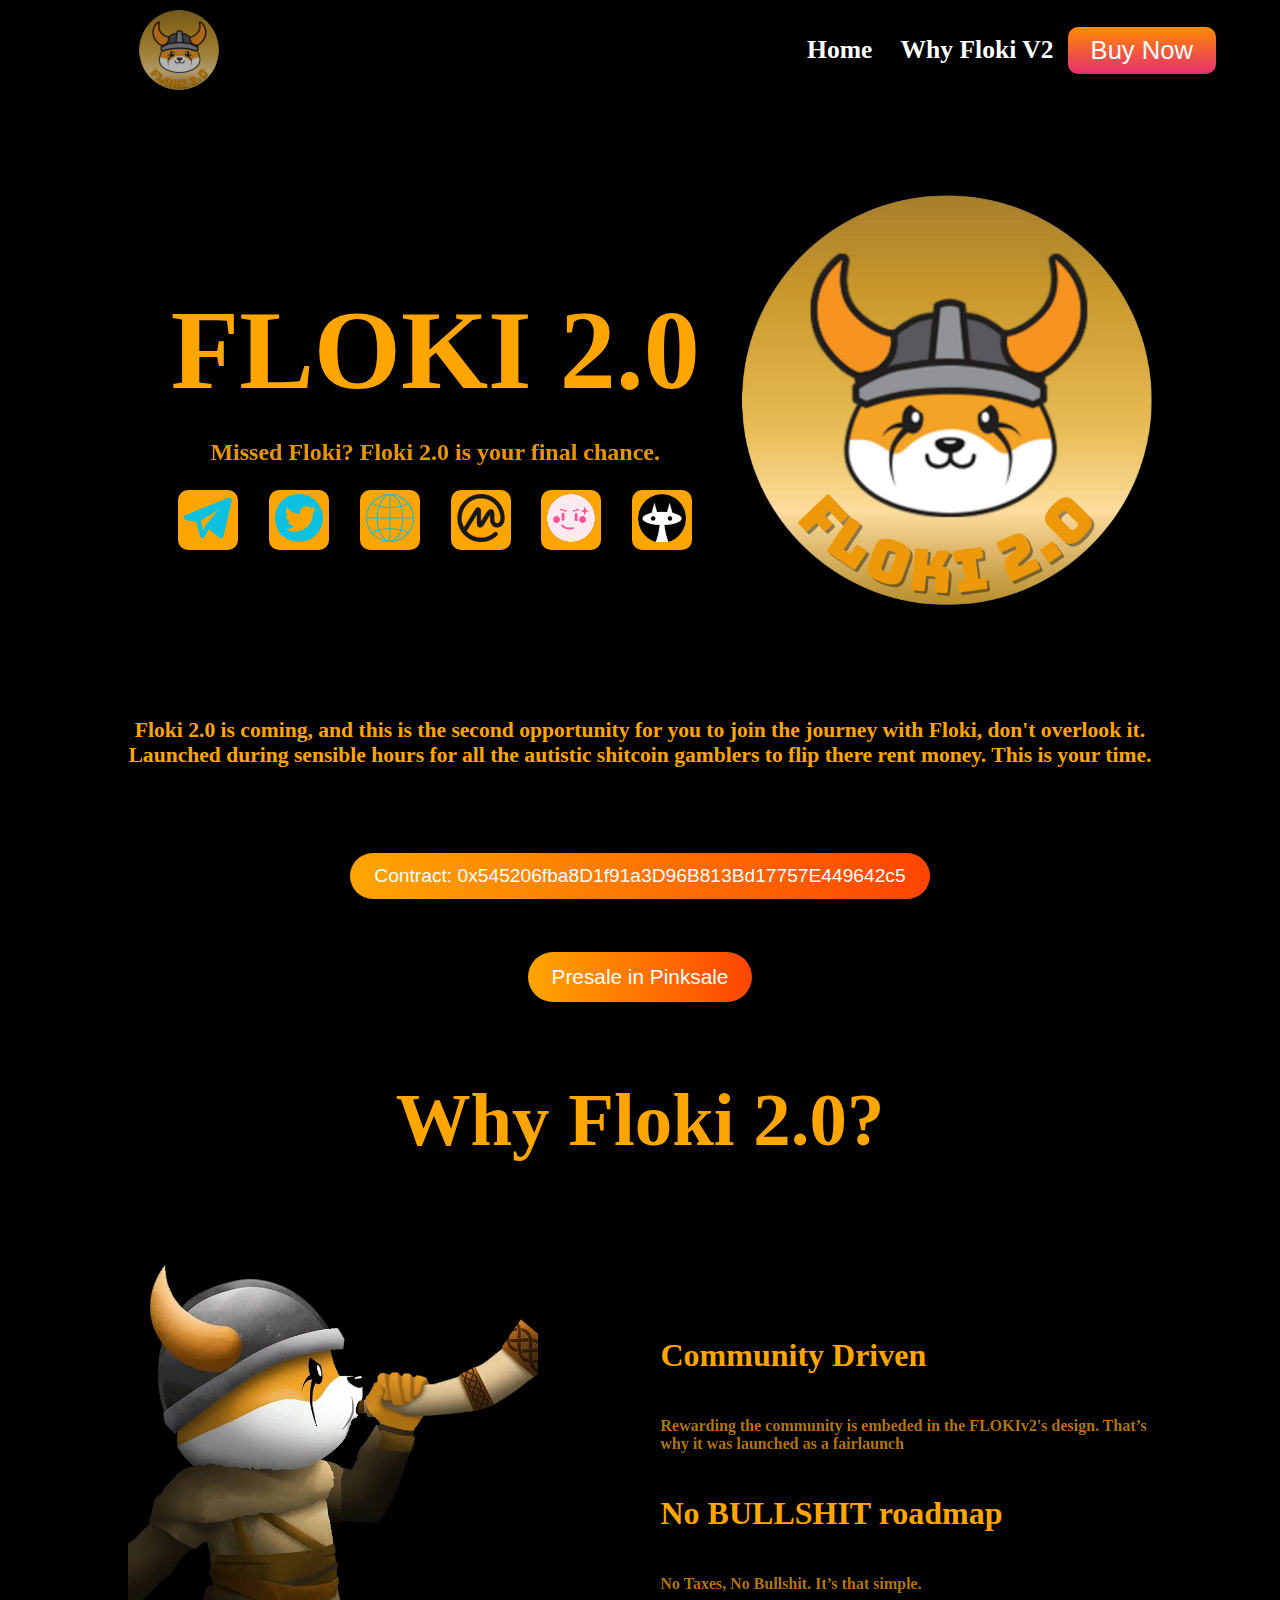
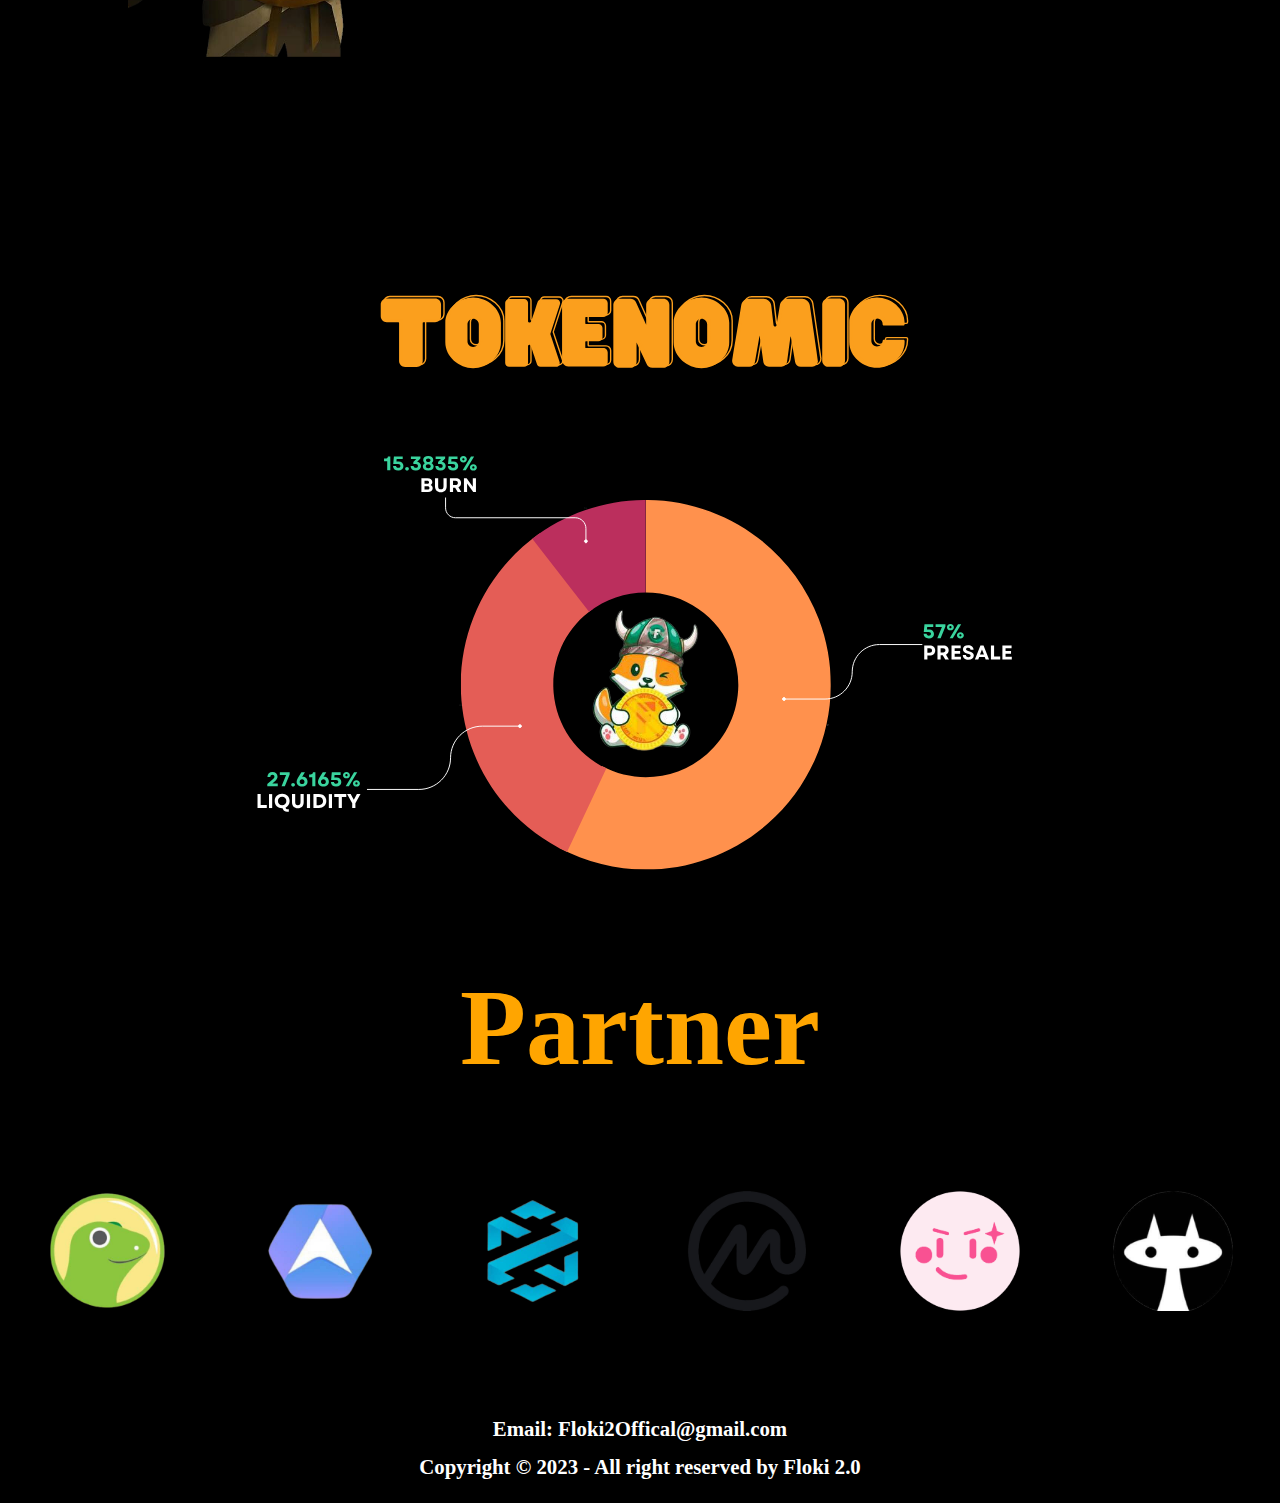
<file: index.html>
<!DOCTYPE html>
<html lang="en">
  <head> 
    <meta charset='utf-8'>
    <meta name="viewport" content="width=device-width,initial-scale=1">
    <meta http-equiv="X-UA-Compatible" content="IE=edge">
    <meta name="theme-color" content="#000000">
    <meta name="description" content="Welcome to FLOKI 2.0 . Floki 2.0 is coming, and this is the second opportunity for you to join the journey with Floki, don't overlook it.">
    <meta property="og:image" itemprop="image" content="flokiv2.svg">
    <title> FLOKI 2.0 - Presale on Pinksake </title>
    <link rel="icon" href="flokiv2.svg">
    <link rel="stylesheet" type="text/css" href="flokiv2.css">
  </head>
  <body>
    <div class="fullm">
      <div class="menu">
        <div class="menu_left">
          <img src="flokiv2.svg" alt="flokiv2">
        </div>
        <div class="menu_right">
          <ul>
            <li><a href="#home">Home</a></li>
            <li><a href="#why">Why Floki V2</a></li>
            <li><button><a href="https://www.dexview.com/bsc/0x545206fba8D1f91a3D96B813Bd17757E449642c5 ">Buy Now</a></button></li>
          </ul>
        </div>
        </div>
      </div>
    </div>
    <div class="fullz" id="home">
      <div class="introduction">
        <div class="intro_wel">
          <h1> FLOKI 2.0</h1>
            <p>Missed Floki? Floki 2.0 is your final chance.</p>
          <div class="socials">
              <li class="socials-box"><a target="_blank" href="https://t.me/Floki2_Official"><img src="telegram.svg" alt="Telegram"></a></li>
              <li class="socials-box"><a target="_blank" href="https://twitter.com/flokiv2_bsc"><img src="twitter.svg" alt="Twitter"></a></li>
              <li class="socials-box"><a href="index.html"><img src="website.svg" alt="Website"></a></li>
              <li class="socials-box"><a target="_blank" href="https://coinmarketcap.com"><img src="cmc.svg" alt="CMC"></a></li>
              <li class="socials-box"><a target="_blank" href="https://www.pinksale.finance/launchpad/0xc1973B88905f17bf277E71bb249a18D350C85CDb?chain=BSC"><img src="pinksale.svg" alt="Pinksale"></a></li>
              <li class="socials-box"><a target="_blank" href="https://www.dexview.com/bsc/0x545206fba8D1f91a3D96B813Bd17757E449642c5"><img src="dexview.svg" alt="Dexview"></a></li>
          </div>
        </div>
        <div class="intro_logo">
          <img src="flokiv2.svg">
        </div>
      </div>
    </div>
    <div class="fullx">
      <div class="pepes">
          <h2>Floki 2.0 is coming, and this is the second opportunity for you to join the journey with Floki, don't overlook it. Launched during sensible hours for all the autistic shitcoin gamblers to flip there rent money. This is your time.</h2>
      </div>
    </div>
    <div class="fullc">
      <div class="contract">
        <button class="cont">Contract: 0x545206fba8D1f91a3D96B813Bd17757E449642c5</button>
      </div>
    </div>
    <div class="fulln">
      <div class="buyc">
        <button class="cbuy"><a href="https://www.pinksale.finance/launchpad/0xc1973B88905f17bf277E71bb249a18D350C85CDb?chain=BSC ">Presale in Pinksale</a></button>
      </div>
    </div>
    <div class="fully" id="why">
      <div class="amaz">
        <h3> Why Floki 2.0? </h3>
      </div>
    </div>
    <div class="fullk">
      <div class="introduc">
        <div class="introd_logo">
          <img src="floki.svg">
        </div>
      <div class="introd_con">
        <h4>Community Driven</h4>
        <p>Rewarding the community is embeded in the FLOKIv2's design. That’s why it was launched as a fairlaunch</p>
        <h4>No BULLSHIT roadmap</h4>
        <p>No Taxes, No Bullshit. It’s that simple.</p>
      </div>
      </div>
    </div>
    <div class="fullt">
      <div class="tokenomic">
        <img src="tokenomic.svg">
      </div>
    </div>
    <div class="fullp">
      <div class="partner">
        <div class="npart">
          <h2>Partner</h2>
        </div>
      </div>
    </div>
    <div class="partner_logo">
      <div class="lpart">
          <a><img src="cgk.svg"></a>
          <a><img src="ave.svg"></a>
          <a><img src="dextools.svg"></a>
          <a><img src="cmc.svg"></a>
          <a><img src="pinksale.svg"></a>
          <a href="https://www.dexview.com/bsc/0x545206fba8D1f91a3D96B813Bd17757E449642c5"><img src="dexview.svg"></a>
      </div>
    </div>
    <div class="fullf">
      <div class="footer">
        <h1>Email: Floki2Offical@gmail.com</h1>
        <h1>Copyright © 2023 - All right reserved by Floki 2.0</h1>
      </div>
    </div>
  </body>
</html>
</file>
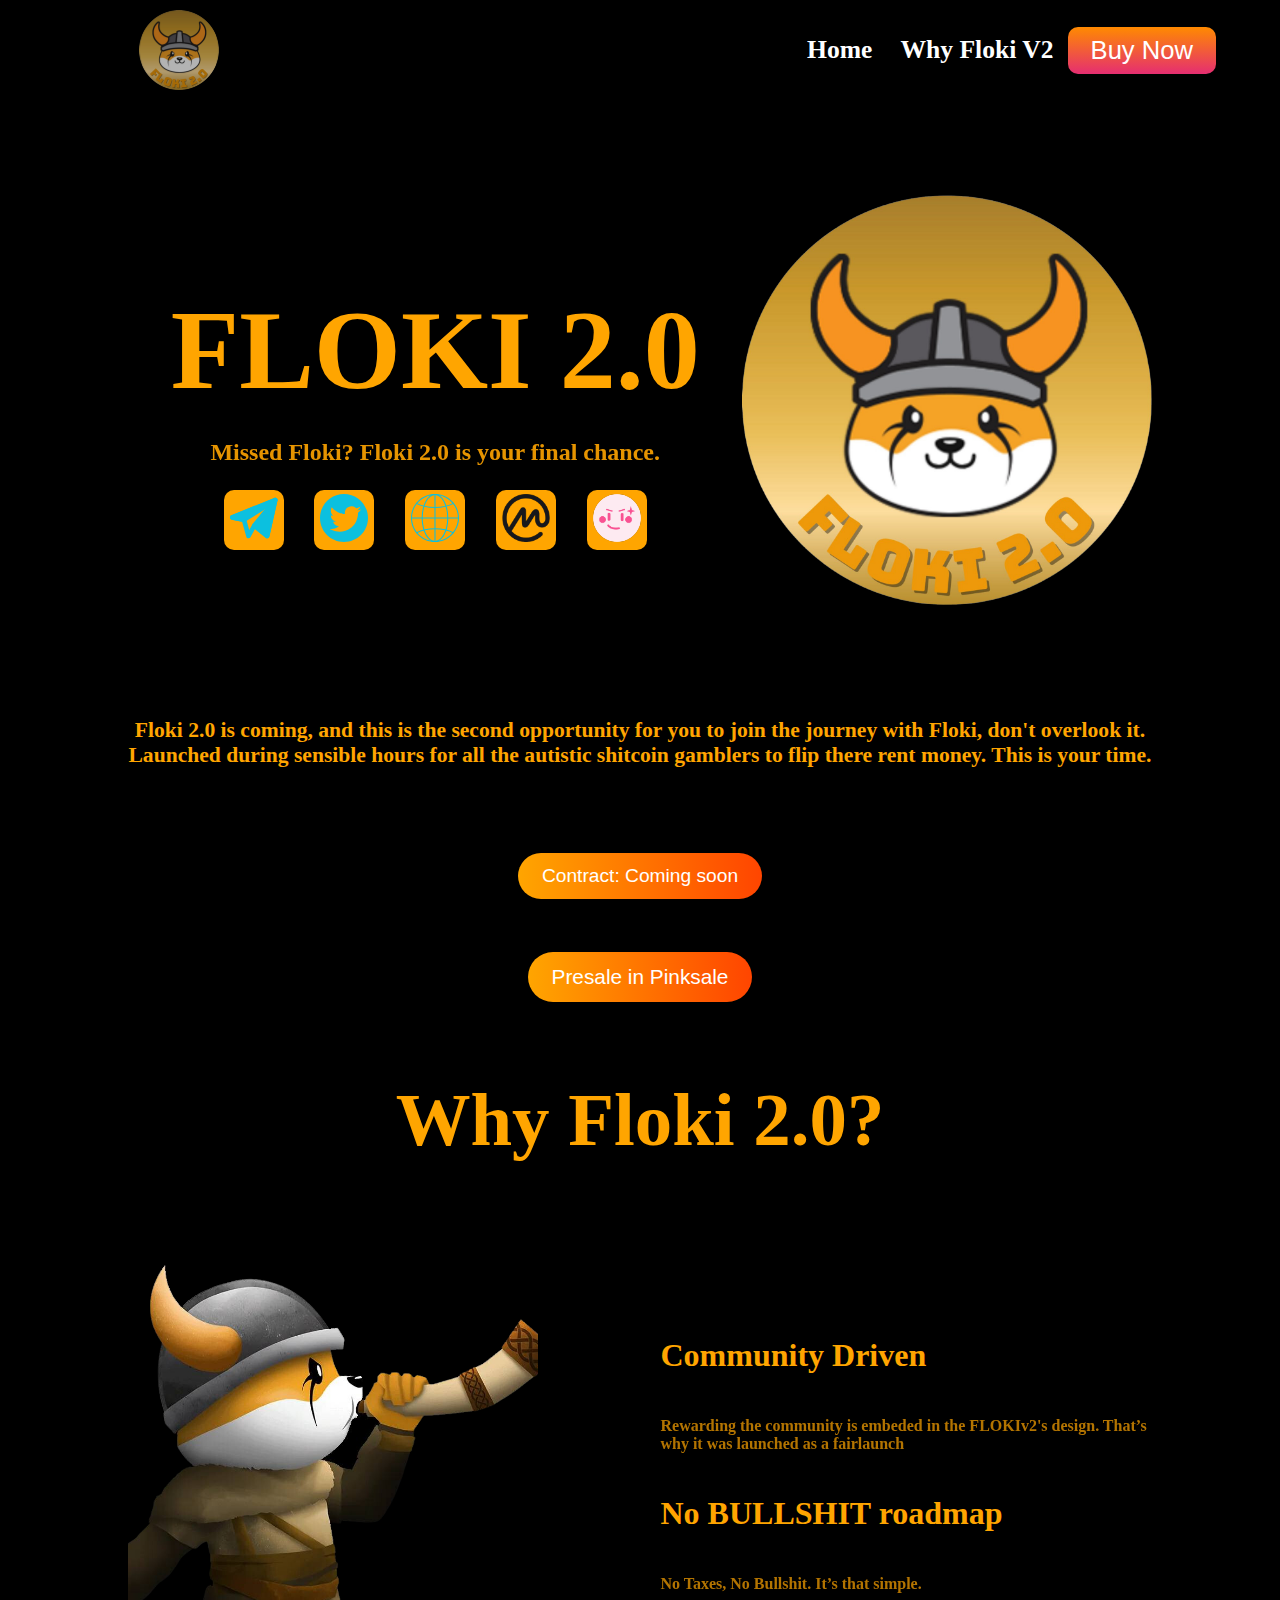
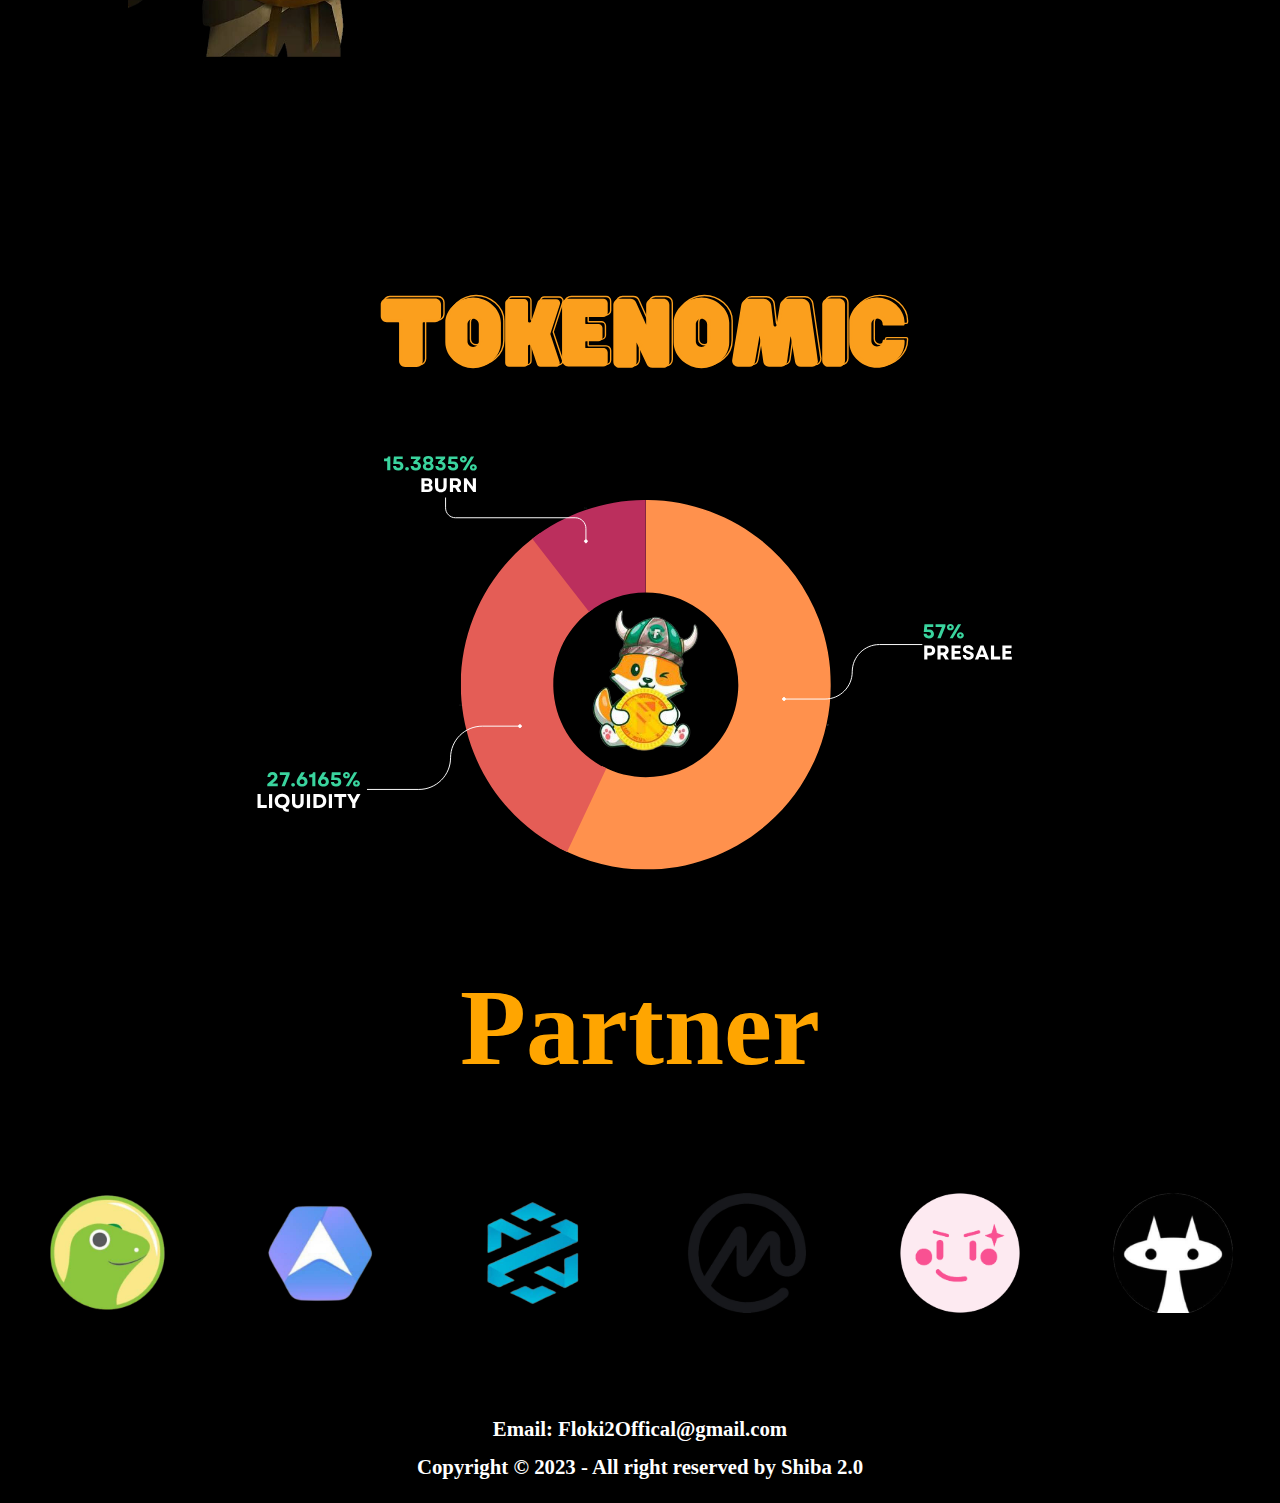
<file: flokiv2.html>
<!DOCTYPE html>
<html lang="en">
  <head> 
    <meta charset='utf-8'>
    <meta name="viewport" content="width=device-width,initial-scale=1">
    <meta http-equiv="X-UA-Compatible" content="IE=edge">
    <meta name="theme-color" content="#000000">
    <meta name="description" content="Welcome to FLOKI 2.0 . Floki 2.0 is coming, and this is the second opportunity for you to join the journey with Floki, don't overlook it.">
    <meta property="og:image" itemprop="image" content="flokiv2.svg">
    <title> FLOKI 2.0 - Presale on Pinksake </title>
    <link rel="icon" href="flokiv2.svg">
    <link rel="stylesheet" type="text/css" href="flokiv2.css">
  </head>
  <body>
    <div class="fullm">
      <div class="menu">
        <div class="menu_left">
          <img src="flokiv2.svg" alt="flokiv2">
        </div>
        <div class="menu_right">
          <ul>
            <li><a href="#home">Home</a></li>
            <li><a href="#why">Why Floki V2</a></li>
            <li><button><a href=" ">Buy Now</a></button></li>
          </ul>
        </div>
        </div>
      </div>
    </div>
    <div class="fullz" id="home">
      <div class="introduction">
        <div class="intro_wel">
          <h1> FLOKI 2.0</h1>
            <p>Missed Floki? Floki 2.0 is your final chance.</p>
          <div class="socials">
              <li class="socials-box"><a target="_blank" href="https://t.me/Floki2_Official"><img src="telegram.svg" alt="Telegram"></a></li>
              <li class="socials-box"><a target="_blank" href=""><img src="twitter.svg" alt="Twitter"></a></li>
              <li class="socials-box"><a href="index.html"><img src="website.svg" alt="Website"></a></li>
              <li class="socials-box"><a target="_blank" href="https://coinmarketcap.com"><img src="cmc.svg" alt="CMC"></a></li>
              <li class="socials-box"><a target="_blank" href=" "><img src="pinksale.svg" alt="Pinksale"></a></li>
          </div>
        </div>
        <div class="intro_logo">
          <img src="flokiv2.svg">
        </div>
      </div>
    </div>
    <div class="fullx">
      <div class="pepes">
          <h2>Floki 2.0 is coming, and this is the second opportunity for you to join the journey with Floki, don't overlook it. Launched during sensible hours for all the autistic shitcoin gamblers to flip there rent money. This is your time.</h2>
      </div>
    </div>
    <div class="fullc">
      <div class="contract">
        <button class="cont">Contract: Coming soon</button>
      </div>
    </div>
    <div class="fulln">
      <div class="buyc">
        <button class="cbuy"><a href=" ">Presale in Pinksale</a></button>
      </div>
    </div>
    <div class="fully" id="why">
      <div class="amaz">
        <h3> Why Floki 2.0? </h3>
      </div>
    </div>
    <div class="fullk">
      <div class="introduc">
        <div class="introd_logo">
          <img src="floki.svg">
        </div>
      <div class="introd_con">
        <h4>Community Driven</h4>
        <p>Rewarding the community is embeded in the FLOKIv2's design. That’s why it was launched as a fairlaunch</p>
        <h4>No BULLSHIT roadmap</h4>
        <p>No Taxes, No Bullshit. It’s that simple.</p>
      </div>
      </div>
    </div>
    <div class="fullt">
      <div class="tokenomic">
        <img src="tokenomic.svg">
      </div>
    </div>
    <div class="fullp">
      <div class="partner">
        <div class="npart">
          <h2>Partner</h2>
        </div>
      </div>
    </div>
    <div class="partner_logo">
      <div class="lpart">
          <img src="cgk.svg">
          <img src="ave.svg">
          <img src="dextools.svg">
          <img src="cmc.svg">
          <img src="pinksale.svg">
          <img src="dexview.svg">
      </div>
    </div>
    <div class="fullf">
      <div class="footer">
        <h1>Email: Floki2Offical@gmail.com</h1>
        <h1>Copyright © 2023 - All right reserved by Shiba 2.0</h1>
      </div>
    </div>
  </body>
</html>
</file>
<file: flokiv2.css>
body {
    background-color: #000000;
    width:100%;
    height: auto;
    margin: 0;
    padding: 0;
}
.fullm{
    position: fixed;
    z-index: 1;
    background-color: #000;
    width: 100%;
    height: 100px;
    display: flex;
    justify-content: center;
}
.menu{
    width:90%;
    height: 100px;
    display: grid;
    grid-template-columns: 20% 80%;
}
.menu_left{
    width: 100%;
    height: 100px;
    display: flex;
    justify-content: center;
    align-items: center;
    align-content: center;
}
.menu_left img{
    width: 80%;
    height: 80%;
    opacity: 0.7;
}
.menu_left img:hover{
    opacity: 1;
}
.menu_right{
    display: flex;
    justify-content: flex-end;
    align-items: center;
    align-content: center;
}
.menu_right ul{
    display: flex;
    align-items: center;
}
.menu_right li{
    font-weight: bold;
}
.menu_right button{
      background: linear-gradient(to bottom, #ff8a00 0%, #e52e71 100%);  
      color: #fff;
      border-radius: 10px;
      font-size: 1em;
      border: none;
      padding: 9px;
      transition: all 0.3s ease-in-out;
}
.menu_right button:hover{
      background: linear-gradient(to bottom, #e52e71 0%, #ff8a00 100%);
      cursor: pointer;
}
.menu_right button a:hover{
      color: lightskyblue;
      cursor: pointer;
}

.menu_right a{
  color: #fff;
  text-align: center;
  text-decoration: none;
  font-size: 1.6em;
  padding: 14px 14px;
}
.menu_right a:hover{
    color: orange ;
}


.fullz{
    padding-top: 100px;
    width:100%;
    height: 600px;
    display: flex;
    justify-content: center;
}
.introduction{
    width: 80%;
    height: 600px;
    display: grid;
    grid-template-columns: 60% 40%;
    align-items: center;
}
.intro_wel{
    text-align: center;
}
.intro_wel h1{
    font-family: Tahoma;
    font-size: 7em;
    color: orange;
    margin: 0;
    margin-top: 6%;  
}
.intro_wel p{
    font-family: Tahoma;
    font-size: 1.5em;
    color: orange;
    opacity: 0.9;
    font-weight: bolder;
}

.intro_logo{
    display: flex;
    justify-content: center;
    align-content: center;
    align-items: center;
}

.intro_logo img{
    width: 100%;
    height: 450px;
    animation: spin 6s linear infinite;
}
@keyframes spin {
  0% {
    transform: translate(0%, 0%) rotate(0deg);
  }
  100% {
    transform: translate(0%, 0%) rotate(360deg);
  }
}
.socials{
    width: 100%;
    display: flex;
    justify-content:center;
}

 .socials-box {
      background-color: orange;
      width: 60px;
      height: 60px;      
      display: flex;
      justify-content: center;
      align-items: center;
      margin-left: 2.5%;
      margin-right: 2.5%;
      border-radius: 10px;
    }
    
    .socials-box a {
      text-decoration: none;
    }
    
    .socials-box img {
      max-width: 80%;
      max-height: 80%;
    }
.fullx{
    width:100%;
    height: 100px;
    display: flex;
    justify-content: center;
}
.pepes{
    color: orange;
    width:80%;
    text-align: center;
    font-size: 0.9em;
}
.fully{
    width:100%;
    height: 200px;
    display: flex;
    justify-content: center;
}
.amaz{
    width: 80%;
    text-align: center;
    font-size: 4em;
    color: orange;

}
.fullk{
    width:100%;
    height: 600px;
    display: flex;
    justify-content: center;
}

.introduc{
    width: 80%;
    height: 500px;
    display: grid;
    grid-template-columns: 40% 60%;
    align-items: center;
}
.introd_con{
    text-align: left;
    margin-left: 20%;
}
.introd_con h4{
    font-family: Tahoma;
    font-size: 2em;
    color: orange;
}
.introd_con p {
    font-family: Tahoma;
    font-size: 1em;
    color: orange;
    opacity: 0.7;
    font-weight: bolder;
}

.introd_logo{
    display: flex;
    justify-content: center;
    align-content: center;
    align-items: center;
}

.introd_logo img{
    width: 100%;
    height: 450px;
}
.fullp{
    width: 100%;
    height: 150px;
    display: flex;
    justify-content: center;
    margin-top: 5%;
}
.partner{
    width: 80%;
    height: 150px;
    display:flex;
    justify-content: center;
    align-items: center;
}
.npart{
    text-align: center;
    font-size: 4.5em;
    color: orange;
}
.partner_logo{
    width: 100%;
    height: 300px;
    display: flex;
    justify-content: center;
    align-items: center;
}
.lpart{
    width: 100%;
    display: flex;
    justify-content: space-around;
    overflow: hidden;
}
.lpart a{
    text-decoration: none;
    position: relative;
    animation: run linear infinite;
    animation-duration: 15s; 
    animation-timing-function: linear;
}

.lpart img{
    width: 120px;
    height: 120px;
    position: relative;
    animation: run linear infinite;
    animation-duration: 15s; 
    animation-timing-function: linear;
}
@keyframes run{
  0% {
    left: -90%;
  }
  100% {
    left: 100%; 
  }
}


.fullf{
    width: 100%;
    height: 100px;
    display: flex;
    justify-content: center;
    background-color: #000;
}
.footer h1{  
    text-align: center;
    color: white;
    font-size: 1.3em;
}

.fullt{
    width:100%;
    height: auto;
    display: flex;
    justify-content: center;
    margin-top: 5%;
}
.tokenomic{
    display: flex;
    justify-content: center;
    width:80%;
    height: auto;
}
.tokenomic img{
    width: 80%;
    height: auto;
    overflow: hidden;
}

.fullc{
    margin: 3% 0;
    width: 100%;
    height: 75px;
    display: flex;
    justify-content: center;
    align-items: center;
}
.contract{
    width: 80%;
    height: 60px;
    display: flex;
    justify-content: center;
    align-items: center;
}
.cont{
    background: linear-gradient(to right, #FFA500, #FF4500);
    border: none;
    color: white;
    padding: 12px 24px;
    border-radius: 50px;
    font-size: 1.2em;
    cursor: pointer; 
    display: inline-block;
}
.fulln{
    margin: % 0;
    width: 100%;
    height: 50px;
    display: flex;
    justify-content: center;
}
.buyc{
    width: 80%;
    height: 50px;
    display: flex;
    justify-content: center;
}
.cbuy{
    background: linear-gradient(to right, #FFA500, #FF4500);
    border: none;
    color: white;
    padding: 12px 24px;
    border-radius: 50px;
    font-size: 1.5em;
    cursor: pointer; 
}
.cbuy a{
    text-decoration: none;
    color: white;
}
.cbuy a:hover{
    color: cyan;
}

@media screen and (max-width: 768px){
.fullm{
    height: 90px;
}

.menu{
    height: 90px;
}
.menu_left{
    height: 90px;
}
.menu_left img{
    width: 80%;
    height: 80%;
}


.menu_right li{
    font-weight: unset;
}
.menu_right button{
      font-size: 0.9em;
}
.menu_right a{
  font-size: 1.3em;
}   

.fullz{
    padding-top: 90px;
    height: 800px;
    display: flex;
    justify-content: center;
}
.introduction{
    height: 800px;
    display: block;
}
.intro_wel{
    text-align: center;
}
.intro_wel h1{
    font-size: 5em;
    font-weight: bold;
}
.intro_wel p{
    display: block;
    font-family: Tahoma;
    font-size: 1.2em;
    color: orange;
    opacity: 0.9;
    font-weight: bolder;
}

.intro_logo{
    margin: 10% 0;  
}

.intro_logo img{
    height: 350px;
  
}

.socials{
    width: 100%;
    display: flex;
    justify-content:center;
}

.socials-box {
    background-color: orange;
    width: 60px;
    height: 60px;      
    display: flex;
    justify-content: center;
    align-items: center;
    margin-left: 2.5%;
    margin-right: 2.5%;
    border-radius: 10px;
}
    
.socials-box a {
    text-decoration: none;
}
    
.socials-box img {
max-width: 80%;
max-height: 80%;
}

.fullx{
    height: 120px;
    margin-bottom: 10%;    
}
.pepes{
    display: flex;
    align-items: center;
    font-size: 0.9em;
}
.fully{
    height: 150px;
}
.amaz{
    display: flex;
    justify-content: center;
    align-items: center;
}

.fullk{
   height: 800px;
}

.introduc{
    height: 800px;
    display: block;
}
.introd_con{
    text-align: center;
    margin-left: 0%;
}
.introd_con h4{
    font-size: 2em;
    margin: 0;
    margin-top: 10%;
}
.introd_con p {
    font-size: 1em;
    margin: 2;
}


.introd_logo img{
    height: 350px;
}

.fullf{
    height: 90px;
    display: flex;
    align-items: center;
}
.footer h1{  
    display: flex;
    justify-content: center;
    font-size: 1em;
}

.fullp{
    width: 100%;
    height: 150px;
    display: flex;
    justify-content: center;
}

.npart{
    font-size: 4em;

}
.partner_logo{
    height: 270px;
}
.lpart{
    width: 100%;
}

.lpart img{
    width: 90px;
    height: 90px;
    margin: 0 5%;
}

.tokenomic img{
    width: 100%;
}
}



@media screen and (max-width: 425px){
.fullm{
    height: 90px;
}

.menu{
    display: block;
    height: 90px;
}
.menu_left{
    height: 90px;
}
.menu_left img{
    width: 80%;
    height: 80%;
}

.menu_right{
    display: none;
}
.menu_right li{
    font-weight: unset;
}
.menu_right button{
      font-size: 0.9em;
}
.menu_right a{
  font-size: 1em;
}   

.fullz{
    padding-top: 90px;
    height: 600px;
    display: flex;
    justify-content: center;
}
.introduction{
    height: 600px;
    display: block;
}
.intro_wel{
    text-align: center;
}
.intro_wel h1{
    font-size: 4em;
    font-weight: bold;
}
.intro_wel p{
    display: block;
    font-family: Tahoma;
    font-size: 0.9em;
    color: orange;
    opacity: 0.9;
    font-weight: bolder;
}

.intro_logo{
    margin: 10% 0;  
}

.intro_logo img{
    height: 300px;
  
}

.socials{
    width: 100%;
    display: flex;
    justify-content:center;
}

.socials-box {
    background-color: orange;
    width: 40px;
    height: 40px;      
    display: flex;
    justify-content: center;
    align-items: center;
    margin-left: 2.5%;
    margin-right: 2.5%;
    border-radius: 10px;
}
    
.socials-box a {
    text-decoration: none;
}
    
.socials-box img {
max-width: 80%;
max-height: 80%;
}

.fullx{
    height: 180px;
    margin-bottom: 10%;    
}
.pepes{
    display: flex;
    align-items: center;
    font-size: 0.8em;
}
.fully{
    width:100%;
    height: 100px;
}
.amaz{
    width:100%;
    font-size: 3em;
}

.fullk{
   height: 600px;
}

.introduc{
    height: 600px;
    display: block;
}
.introd_con{
    text-align: center;
    margin-left: 0%;
}
.introd_con h4{
    font-size: 1.9em;
    margin: 0;
    margin-top: 10%;
}
.introd_con p {
    font-size: 0.9em;
    margin: 2;
}


.introd_logo img{
    height: 300px;
}

.fullf{
    height: 80px;
    display: flex;
    align-items: center;
}
.footer h1{  
    display: flex;
    justify-content: center;
    font-size: 0.9em;
}

.fullp{
    margin-top: 10%;
    height: 130px;
}

.npart{
    font-size: 3.6em;

}
.partner_logo{
    height: 200px;
}
.lpart{
    width: 100%;
}

.lpart img{
    width: 75px;
    height: 75px;
    margin: 0 5%;
}

.contract{
    width: 80%;
    height: 60px;
    display: flex;
    justify-content: center;
    align-items: center;
}
.cont{
    font-size: 0.9em;
}
.fulln{
    margin: 3% 0;
    width: 100%;
    height: 50px;
    display: flex;
    justify-content: center;
}
}
.cbuy{
    font-size: 1.3em;
}

}

@media screen and (max-width: 375px){
.fullm{
    height: 90px;
}

.menu{
    display: block;
    height: 90px;
}
.menu_left{
    height: 90px;
}
.menu_left img{
    width: 80%;
    height: 80%;
}

.menu_right{
    display: none;
}
.menu_right li{
    font-weight: unset;
}
.menu_right button{
      font-size: 0.9em;
}
.menu_right a{
  font-size: 1em;
}   

.fullz{
    padding-top: 90px;
    height: 550px;
    display: flex;
    justify-content: center;
}
.introduction{
    width:100%;
    height: 550px;
    display: block;
}
.intro_wel{
    text-align: center;
}
.intro_wel h1{
    font-size: 4em;
    font-weight: bold;
}
.intro_wel p{
    display: block;
    font-family: Tahoma;
    font-size: 0.9em;
    color: orange;
    opacity: 0.9;
    font-weight: bolder;
}

.intro_logo{
    margin: 10% 0;  
}

.intro_logo img{
    height: 300px;
  
}

.socials{
    width: 100%;
    display: flex;
    justify-content:center;
}

.socials-box {
    background-color: orange;
    width: 40px;
    height: 40px;      
    display: flex;
    justify-content: center;
    align-items: center;
    margin-left: 2.5%;
    margin-right: 2.5%;
    border-radius: 10px;
}
    
.socials-box a {
    text-decoration: none;
}
    
.socials-box img {
max-width: 80%;
max-height: 80%;
}

.fullx{
    height: 180px;
    margin-bottom: 10%;    
}
.pepes{
    width: 100%;
    display: flex;
    align-items: center;
    font-size: 0.8em;
}
.fully{
    width:100%;
    height: 100px;
}
.amaz{
    width:100%;
    font-size: 2.5em;
}

.fullk{
   height: 600px;
}

.introduc{
    height: 600px;
    display: block;
}
.introd_con{
    text-align: center;
    margin-left: 0%;
}
.introd_con h4{
    font-size: 1.9em;
    margin: 0;
    margin-top: 10%;
}
.introd_con p {
    font-size: 0.9em;
    margin: 2;
}


.introd_logo img{
    height: 300px;
}

.fullf{
    height: 80px;
    display: flex;
    align-items: center;
}
.footer h1{  
    display: flex;
    justify-content: center;
    font-size: 0.9em;
}
.npart{
    font-size: 3em;
}
.lpart img{
    width: 65px;
    height: 65px;
    margin: 0 5%;
}


}
</file>
